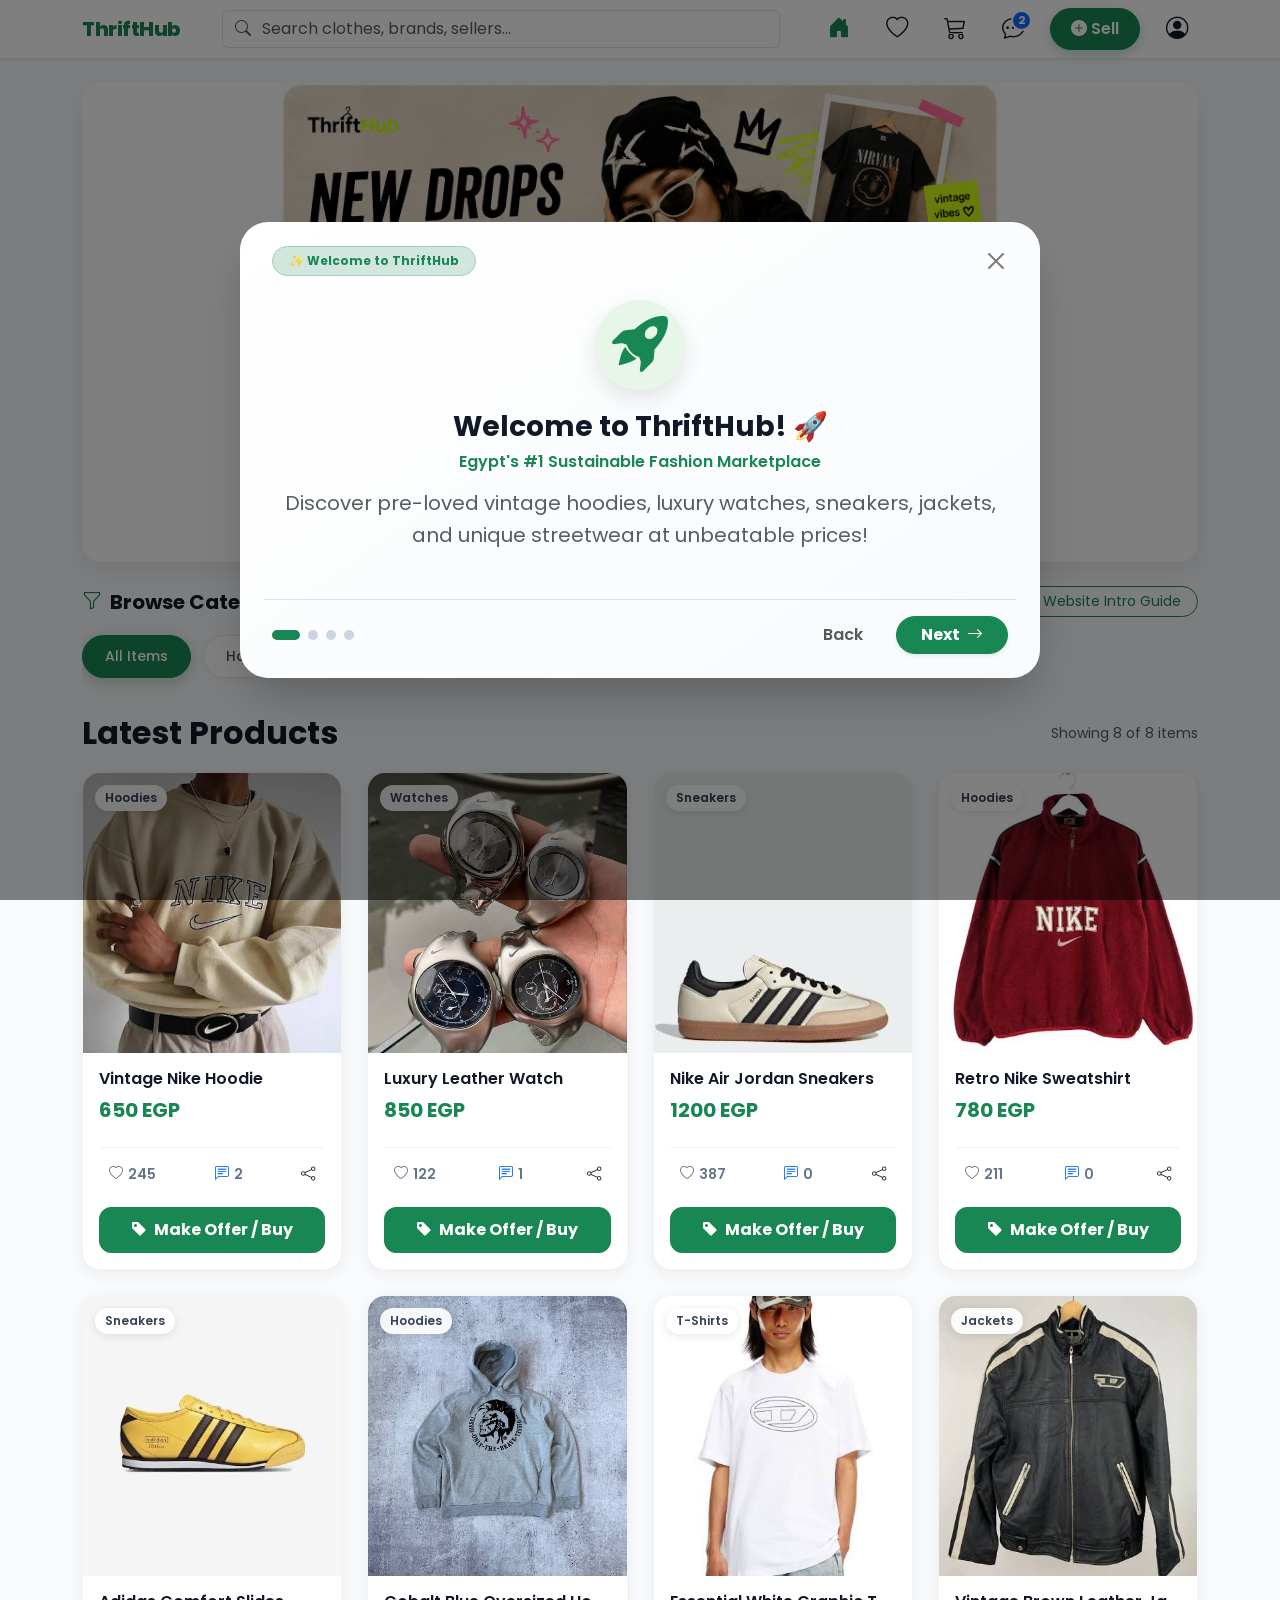
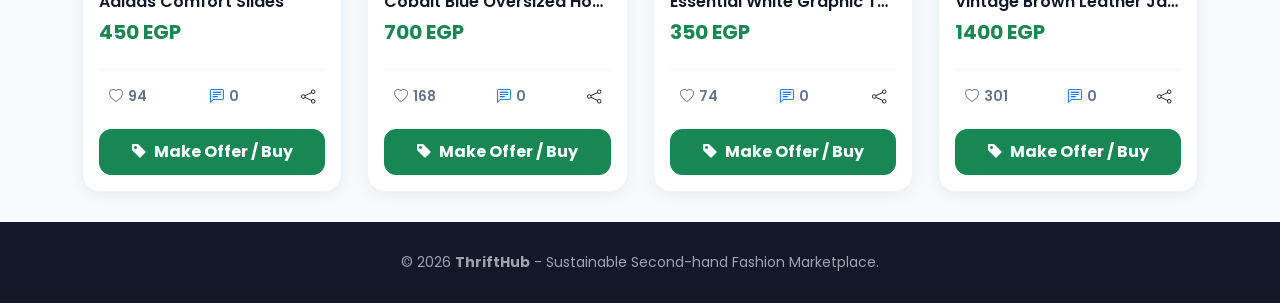
<file: html/index.html>
<!DOCTYPE html>
<html lang="en">
<head>
    <meta charset="UTF-8">
    <meta name="viewport" content="width=device-width, initial-scale=1.0">
    <title>ThriftHub | Sustainable Second-hand Marketplace</title>

    <!-- Bootstrap 5 -->
    <link href="https://cdn.jsdelivr.net/npm/bootstrap@5.3.3/dist/css/bootstrap.min.css" rel="stylesheet">
    <!-- Bootstrap Icons -->
    <link rel="stylesheet" href="https://cdn.jsdelivr.net/npm/bootstrap-icons@1.11.3/font/bootstrap-icons.min.css">
    <!-- CSS -->
    <link rel="stylesheet" href="../css/style.css">
</head>

<body>

<!-- ================= NAVBAR ================= -->
<nav class="navbar navbar-expand-lg bg-white shadow-sm sticky-top mb-4">
    <div class="container">
        <!-- Logo -->
        <a class="navbar-brand text-success me-4" href="index.html">
            ThriftHub
        </a>

        <!-- Live Search Bar -->
        <form class="d-flex mx-auto w-50" onsubmit="event.preventDefault();">
            <div class="input-group">
                <span class="input-group-text bg-white border-end-0">
                    <i class="bi bi-search text-muted"></i>
                </span>
                <input id="searchInput" type="text" class="form-control border-start-0 ps-0" placeholder="Search clothes, brands, sellers...">
            </div>
        </form>

        <!-- Right Navigation Icons -->
        <div class="d-flex align-items-center gap-2 gap-sm-3 ms-auto">
            <a href="index.html" class="nav-icon-link text-success" title="Home">
                <i class="bi bi-house-door-fill"></i>
            </a>

            <a href="favorites.html" class="nav-icon-link" title="Favorites">
                <i class="bi bi-heart"></i>
                <span id="fav-count" class="badge rounded-pill bg-danger badge-counter">0</span>
            </a>

            <a href="cart.html" class="nav-icon-link" title="Cart">
                <i class="bi bi-cart3"></i>
                <span id="cart-count" class="badge rounded-pill bg-success badge-counter">0</span>
            </a>

            <a href="chat.html" class="nav-icon-link" title="Messages / DMs">
                <i class="bi bi-chat-dots"></i>
                <span id="dms-count" class="badge rounded-pill bg-primary badge-counter">2</span>
            </a>

            <a href="sell.html" class="btn btn-success btn-sell-nav d-none d-sm-inline-flex align-items-center gap-1">
                <i class="bi bi-plus-circle-fill"></i> Sell
            </a>

            <a href="profile.html" class="nav-icon-link" title="Profile">
                <i class="bi bi-person-circle"></i>
            </a>
        </div>
    </div>
</nav>

<!-- ================= HERO CAROUSEL ================= -->
<div class="container mb-4">
    <div id="carouselExampleControls" class="carousel slide" data-bs-ride="carousel">
        <div class="carousel-inner rounded-4 overflow-hidden shadow-sm">
            <div class="carousel-item active">
                <img src="../images/products/ha.png" class="d-block w-100" alt="Banner 1">
            </div>
            <div class="carousel-item">
                <img src="../images/products/chatgpt.png" class="d-block w-100" alt="Banner 2">
            </div>
            <div class="carousel-item">
                <img src="../images/products/chatgpt2.png" class="d-block w-100" alt="Banner 3">
            </div>
        </div>
        <button class="carousel-control-prev" type="button" data-bs-target="#carouselExampleControls" data-bs-slide="prev">
            <span class="carousel-control-prev-icon" aria-hidden="true"></span>
            <span class="visually-hidden">Previous</span>
        </button>
        <button class="carousel-control-next" type="button" data-bs-target="#carouselExampleControls" data-bs-slide="next">
            <span class="carousel-control-next-icon" aria-hidden="true"></span>
            <span class="visually-hidden">Next</span>
        </button>
    </div>
</div>

<!-- ================= CATEGORY FILTERS ================= -->
<div class="container mb-3">
    <div class="d-flex align-items-center justify-content-between mb-2">
        <h5 class="fw-bold m-0"><i class="bi bi-funnel text-success me-1"></i> Browse Categories</h5>
        <button class="btn btn-sm btn-outline-success rounded-pill px-3" onclick="startOnboarding(true)">
            <i class="bi bi-stars me-1"></i> Website Intro Guide
        </button>
    </div>
    <div class="categories-container" id="categoriesContainer">
        <button class="cat-btn active" data-category="All">All Items</button>
        <button class="cat-btn" data-category="Hoodies">Hoodies</button>
        <button class="cat-btn" data-category="Sneakers">Sneakers</button>
        <button class="cat-btn" data-category="Watches">Watches</button>
        <button class="cat-btn" data-category="Jackets">Jackets</button>
        <button class="cat-btn" data-category="T-Shirts">T-Shirts</button>
    </div>
</div>

<!-- ================= FEED SECTION ================= -->
<section class="container pt-0">
    <div class="d-flex justify-content-between align-items-center mb-3">
        <h2 class="fw-bold m-0">Latest Products</h2>
        <span class="text-muted small" id="productCountLabel">Showing all products</span>
    </div>

    <!-- Grid Container -->
    <div id="feed" class="products-grid">
        <!-- Rendered dynamically via js/home.js -->
    </div>
</section>

<!-- ================= COOL WELCOME ONBOARDING MODAL ================= -->
<div class="modal fade" id="onboardingModal" tabindex="-1" data-bs-backdrop="static" data-bs-keyboard="false">
    <div class="modal-dialog modal-dialog-centered modal-lg">
        <div class="modal-content onboarding-card border-0 p-3 p-md-4 text-center">
            
            <div class="d-flex justify-content-between align-items-center mb-3 px-2">
                <span class="badge bg-success-subtle text-success border border-success-subtle rounded-pill px-3 py-2 fw-bold">
                    ✨ Welcome to ThriftHub
                </span>
                <button type="button" class="btn-close" data-bs-dismiss="modal" onclick="finishOnboarding()"></button>
            </div>

            <!-- Dynamic Slide Content Area -->
            <div id="onboardingSlideArea" class="py-2">
                <!-- Injected via js/home.js -->
            </div>

            <!-- Dots & Navigation -->
            <div class="d-flex align-items-center justify-content-between mt-4 px-2 pt-3 border-top">
                <div class="d-flex gap-2 align-items-center" id="onboardingDots">
                    <span class="onboarding-step-dot active" onclick="goToOnboardingStep(0)"></span>
                    <span class="onboarding-step-dot" onclick="goToOnboardingStep(1)"></span>
                    <span class="onboarding-step-dot" onclick="goToOnboardingStep(2)"></span>
                    <span class="onboarding-step-dot" onclick="goToOnboardingStep(3)"></span>
                </div>

                <div class="d-flex gap-2">
                    <button id="onboardingPrevBtn" class="btn btn-light rounded-pill px-4 fw-semibold" onclick="prevOnboardingStep()" disabled>
                        Back
                    </button>
                    <button id="onboardingNextBtn" class="btn btn-success rounded-pill px-4 fw-bold shadow-sm" onclick="nextOnboardingStep()">
                        Next <i class="bi bi-arrow-right ms-1"></i>
                    </button>
                </div>
            </div>

        </div>
    </div>
</div>

<!-- ================= COMMENTS BOTTOM SHEET / MODAL ================= -->
<div class="overlay-sheet" id="overlaySheet" onclick="closeCommentsSheet()"></div>

<div class="comments-sheet" id="commentsSheet">
    <div class="comments-header">
        <h5 class="fw-bold m-0"><i class="bi bi-chat-left-text text-success me-2"></i>Comments & Questions</h5>
        <button class="btn-close" onclick="closeCommentsSheet()"></button>
    </div>
    <div class="comments-list" id="sheetCommentsList">
        <!-- Dynamic comments rendered here -->
    </div>
    <form class="comment-input-box" id="sheetCommentForm" onsubmit="handleSheetCommentSubmit(event)">
        <input type="text" id="sheetCommentInput" class="form-control rounded-pill" placeholder="Write a comment..." required>
        <button type="submit" class="btn btn-success rounded-pill px-4 fw-semibold">
            Post
        </button>
    </form>
</div>

<!-- ================= OFFER MODAL ================= -->
<div class="modal fade" id="offerModal" tabindex="-1">
    <div class="modal-dialog modal-dialog-centered">
        <div class="modal-content border-0 rounded-4 shadow-lg">
            <div class="modal-header border-0 pb-0">
                <h4 class="modal-title fw-bold">Make an Offer</h4>
                <button type="button" class="btn-close" data-bs-dismiss="modal"></button>
            </div>
            <div class="modal-body p-4 text-center">
                <img id="offerImage" class="img-fluid rounded-3 mb-3" style="max-height: 180px; object-fit: contain;">
                <h5 id="offerTitle" class="fw-bold"></h5>
                <p class="text-muted mb-1">Listed Price</p>
                <h3 class="text-success fw-bold mb-3" id="originalPrice">650 EGP</h3>
                <hr>
                <label class="fw-bold mb-2">Select Your Offer Price</label>
                <input type="range" id="offerSlider" class="form-range px-3">
                <h2 class="text-center text-primary fw-bold my-3" id="offerValue">650 EGP</h2>
                <hr>
                <div class="d-grid gap-2">
                    <button id="buyNowBtn" class="btn btn-success btn-lg rounded-3 fw-bold">
                        🛒 Buy at Full Price
                    </button>
                    <button id="sendOfferBtn" class="btn btn-warning btn-lg rounded-3 fw-bold text-dark">
                        💰 Send Offer to Seller
                    </button>
                    <button id="chatSellerBtn" class="btn btn-outline-dark btn-lg rounded-3 fw-bold">
                        💬 Chat with Seller
                    </button>
                </div>
            </div>
        </div>
    </div>
</div>

<!-- Footer -->
<footer>
    <div class="container">
        <p class="mb-0">© 2026 <strong>ThriftHub</strong> - Sustainable Second-hand Fashion Marketplace.</p>
    </div>
</footer>

<!-- Bootstrap & App JS -->
<script src="https://cdn.jsdelivr.net/npm/bootstrap@5.3.3/dist/js/bootstrap.bundle.min.js"></script>
<script src="../js/app.js"></script>
<script src="../js/home.js"></script>
</body>
</html>
</file>
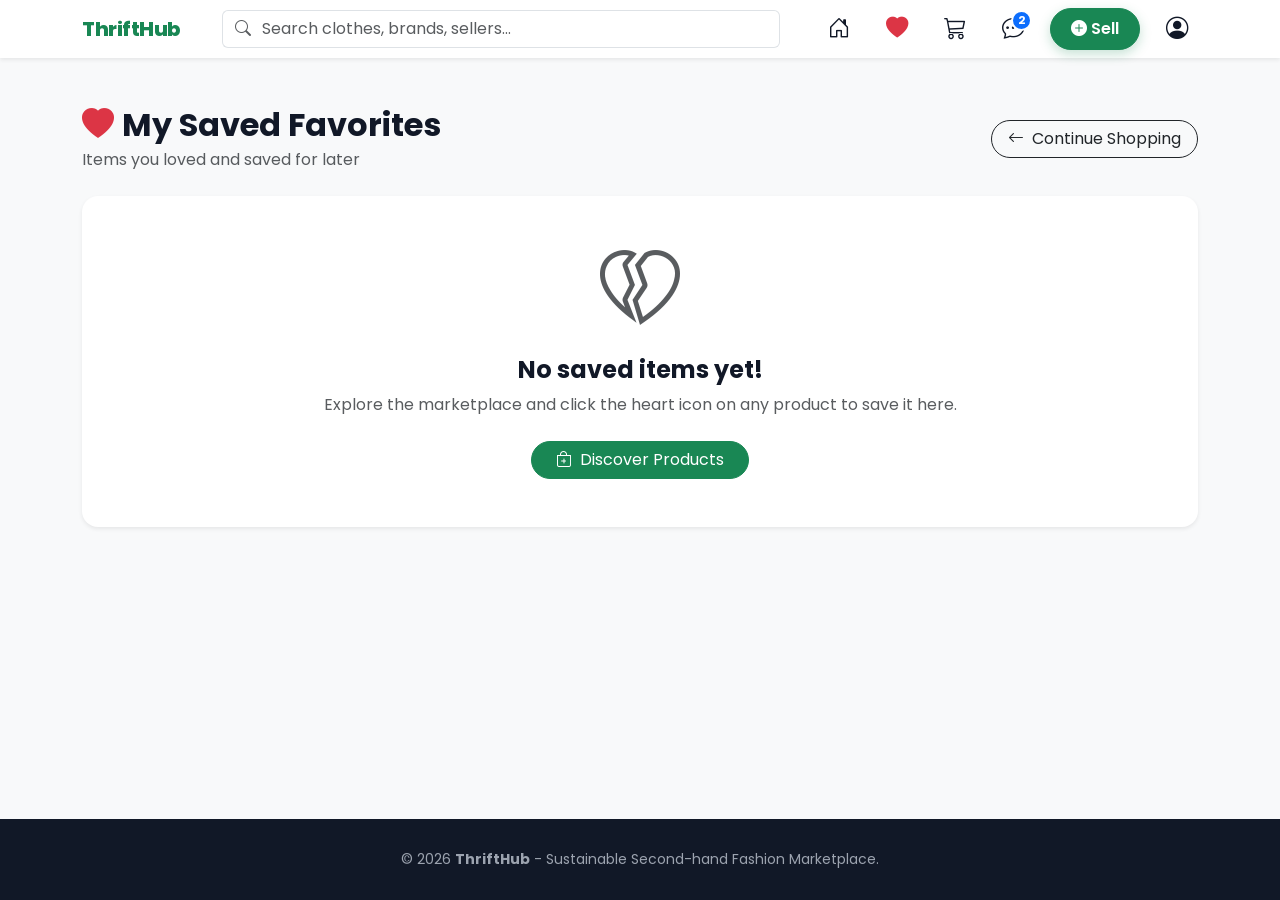
<file: html/favorites.html>
<!DOCTYPE html>
<html lang="en">
<head>
    <meta charset="UTF-8">
    <meta name="viewport" content="width=device-width, initial-scale=1.0">
    <title>My Favorites | ThriftHub</title>

    <!-- Bootstrap 5 -->
    <link href="https://cdn.jsdelivr.net/npm/bootstrap@5.3.3/dist/css/bootstrap.min.css" rel="stylesheet">
    <!-- Bootstrap Icons -->
    <link rel="stylesheet" href="https://cdn.jsdelivr.net/npm/bootstrap-icons@1.11.3/font/bootstrap-icons.min.css">
    <!-- CSS -->
    <link rel="stylesheet" href="../css/style.css">
</head>
<body class="bg-light">

<!-- ================= NAVBAR ================= -->
<nav class="navbar navbar-expand-lg bg-white shadow-sm sticky-top mb-4">
    <div class="container">
        <!-- Logo -->
        <a class="navbar-brand text-success me-4" href="index.html">
            ThriftHub
        </a>

        <!-- Search -->
        <form class="d-none d-md-flex mx-auto w-50" onsubmit="event.preventDefault(); window.location.href='index.html?search=' + encodeURIComponent(this.querySelector('input').value);">
            <div class="input-group">
                <span class="input-group-text bg-white border-end-0">
                    <i class="bi bi-search text-muted"></i>
                </span>
                <input type="text" class="form-control border-start-0 ps-0" placeholder="Search clothes, brands, sellers...">
            </div>
        </form>

        <!-- Navigation Links -->
        <div class="d-flex align-items-center gap-2 gap-sm-3 ms-auto">
            <a href="index.html" class="nav-icon-link" title="Home">
                <i class="bi bi-house-door"></i>
            </a>

            <a href="favorites.html" class="nav-icon-link text-danger" title="Favorites">
                <i class="bi bi-heart-fill"></i>
                <span id="fav-count" class="badge rounded-pill bg-danger badge-counter">0</span>
            </a>

            <a href="cart.html" class="nav-icon-link" title="Cart">
                <i class="bi bi-cart3"></i>
                <span id="cart-count" class="badge rounded-pill bg-success badge-counter">0</span>
            </a>

            <a href="chat.html" class="nav-icon-link" title="Messages / DMs">
                <i class="bi bi-chat-dots"></i>
                <span id="dms-count" class="badge rounded-pill bg-primary badge-counter">2</span>
            </a>

            <a href="sell.html" class="btn btn-success btn-sell-nav d-none d-sm-inline-flex align-items-center gap-1">
                <i class="bi bi-plus-circle-fill"></i> Sell
            </a>

            <a href="profile.html" class="nav-icon-link" title="Profile">
                <i class="bi bi-person-circle"></i>
            </a>
        </div>
    </div>
</nav>

<!-- ================= MAIN CONTAINER ================= -->
<div class="container py-4">
    <div class="d-flex justify-content-between align-items-center mb-4">
        <div>
            <h2 class="fw-bold m-0"><i class="bi bi-heart-fill text-danger me-2"></i>My Saved Favorites</h2>
            <p class="text-muted m-0 mt-1">Items you loved and saved for later</p>
        </div>
        <a href="index.html" class="btn btn-outline-dark rounded-pill px-3">
            <i class="bi bi-arrow-left me-1"></i> Continue Shopping
        </a>
    </div>

    <!-- Empty State -->
    <div id="empty-state" class="text-center py-5 d-none bg-white rounded-4 shadow-sm p-4">
        <i class="bi bi-heartbreak text-muted display-1"></i>
        <h4 class="mt-3 fw-bold">No saved items yet!</h4>
        <p class="text-muted">Explore the marketplace and click the heart icon on any product to save it here.</p>
        <a href="index.html" class="btn btn-success rounded-pill px-4 mt-2">
            <i class="bi bi-bag-plus me-1"></i> Discover Products
        </a>
    </div>

    <!-- Products Grid -->
    <div id="favorites-grid" class="products-grid">
        <!-- Rendered dynamically via js/favorites.js -->
    </div>
</div>

<!-- Footer -->
<footer>
    <div class="container">
        <p class="mb-0">© 2026 <strong>ThriftHub</strong> - Sustainable Second-hand Fashion Marketplace.</p>
    </div>
</footer>

<!-- JS Scripts -->
<script src="https://cdn.jsdelivr.net/npm/bootstrap@5.3.3/dist/js/bootstrap.bundle.min.js"></script>
<script src="../js/app.js"></script>
<script src="../js/favorites.js"></script>
</body>
</html>
</file>
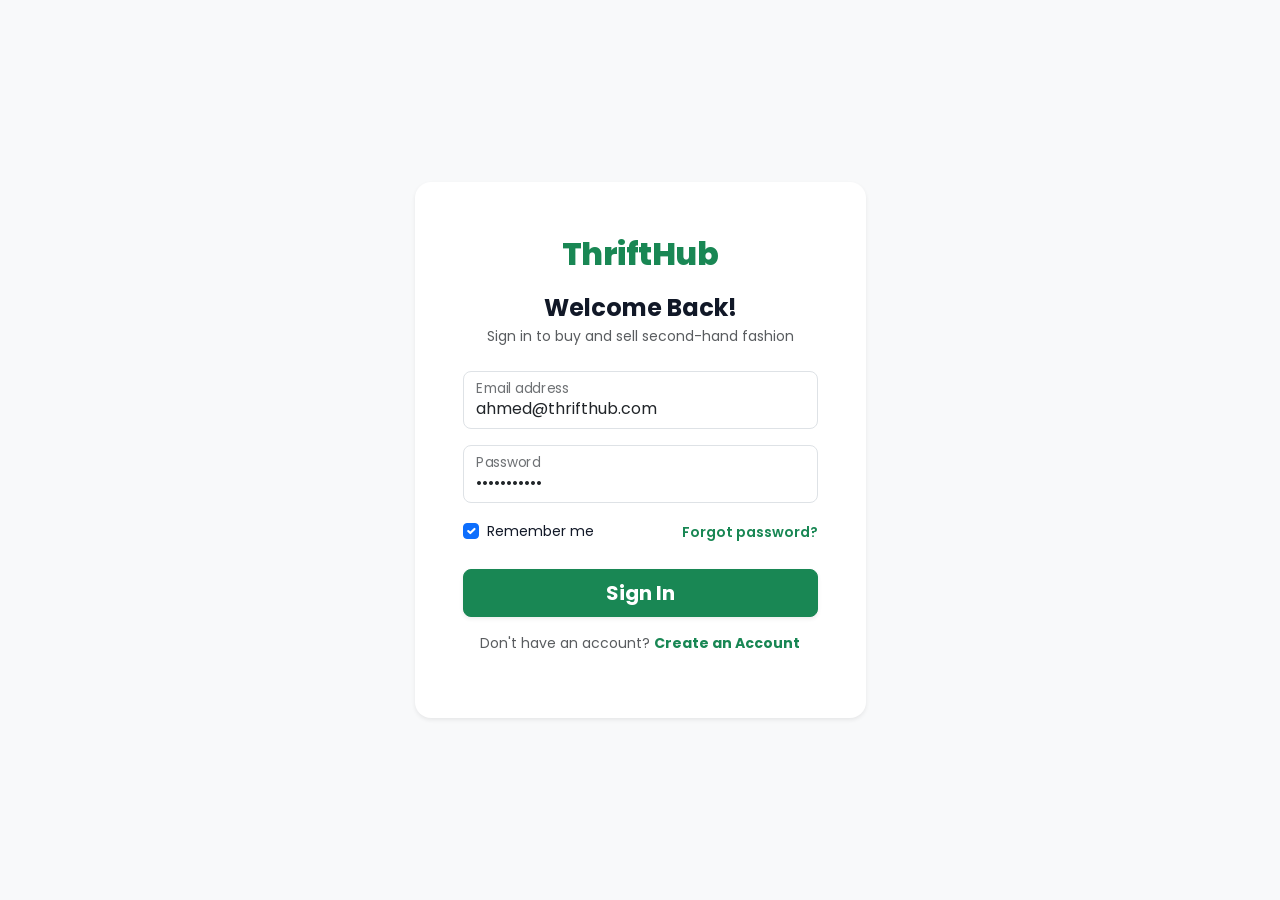
<file: html/login.html>
<!DOCTYPE html>
<html lang="en">
<head>
    <meta charset="UTF-8">
    <meta name="viewport" content="width=device-width, initial-scale=1.0">
    <title>Login | ThriftHub</title>

    <!-- Bootstrap 5 -->
    <link href="https://cdn.jsdelivr.net/npm/bootstrap@5.3.3/dist/css/bootstrap.min.css" rel="stylesheet">
    <!-- Bootstrap Icons -->
    <link rel="stylesheet" href="https://cdn.jsdelivr.net/npm/bootstrap-icons@1.11.3/font/bootstrap-icons.min.css">
    <!-- CSS -->
    <link rel="stylesheet" href="../css/style.css">
</head>
<body class="bg-light d-flex flex-column min-vh-100 justify-content-center">

<div class="container py-5">
    <div class="row justify-content-center">
        <div class="col-md-6 col-lg-5">
            <div class="bg-white p-4 p-sm-5 rounded-4 shadow-sm text-center">
                <a href="index.html" class="navbar-brand text-success fs-2 fw-bold d-block mb-3">
                    ThriftHub
                </a>
                <h4 class="fw-bold mb-1">Welcome Back!</h4>
                <p class="text-muted small mb-4">Sign in to buy and sell second-hand fashion</p>

                <form onsubmit="event.preventDefault(); alert('Signed in successfully!'); window.location.href='index.html';">
                    <div class="form-floating mb-3 text-start">
                        <input type="email" class="form-control rounded-3" id="emailInput" placeholder="name@example.com" value="ahmed@thrifthub.com" required>
                        <label for="emailInput">Email address</label>
                    </div>

                    <div class="form-floating mb-3 text-start">
                        <input type="password" class="form-control rounded-3" id="passwordInput" placeholder="Password" value="password123" required>
                        <label for="passwordInput">Password</label>
                    </div>

                    <div class="d-flex justify-content-between align-items-center mb-4">
                        <div class="form-check text-start">
                            <input class="form-check-input" type="checkbox" id="rememberMe" checked>
                            <label class="form-check-label small" for="rememberMe">Remember me</label>
                        </div>
                        <a href="#" class="text-success small fw-semibold">Forgot password?</a>
                    </div>

                    <button type="submit" class="btn btn-success btn-lg w-100 rounded-3 fw-bold mb-3 shadow-sm">
                        Sign In
                    </button>
                </form>

                <p class="text-muted small">
                    Don't have an account? <a href="register.html" class="text-success fw-bold">Create an Account</a>
                </p>
            </div>
        </div>
    </div>
</div>

<script src="../js/app.js"></script>
</body>
</html>
</file>
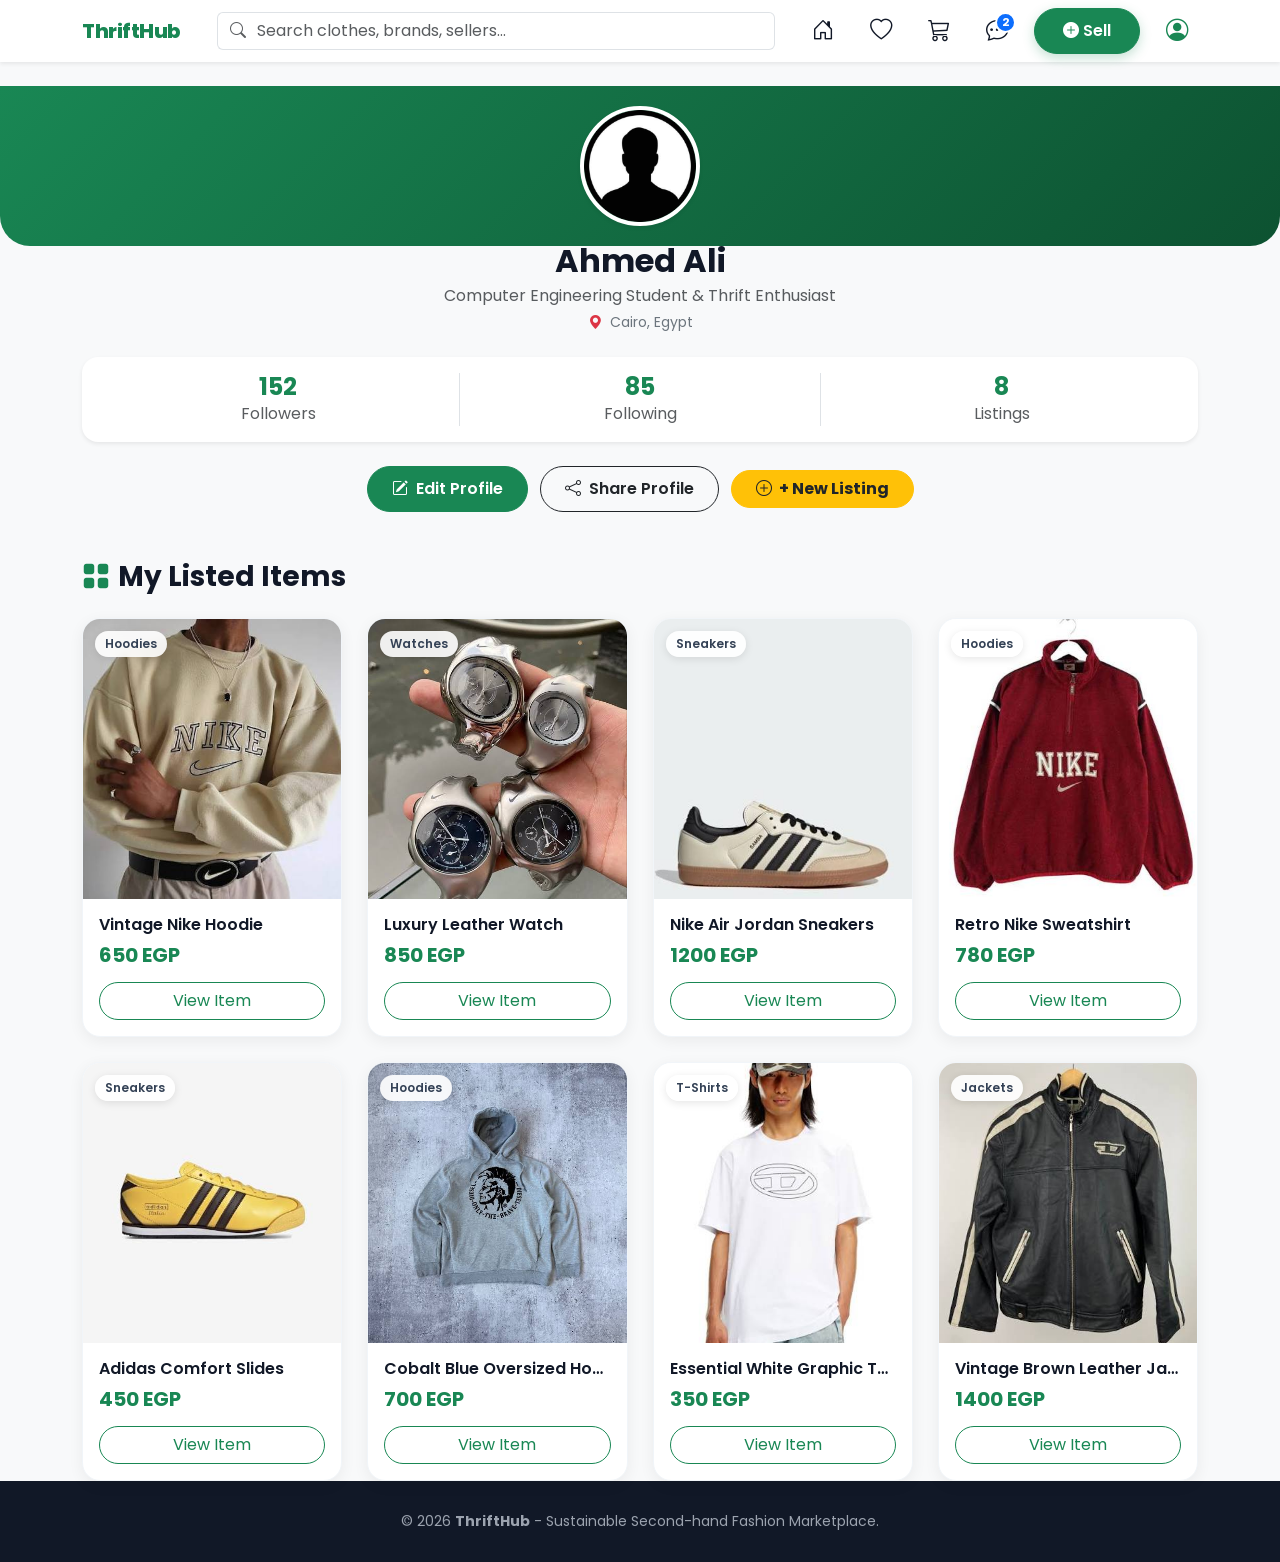
<file: html/profile.html>
<!DOCTYPE html>
<html lang="en">
<head>
    <meta charset="UTF-8">
    <meta name="viewport" content="width=device-width, initial-scale=1.0">
    <title>My Profile | ThriftHub</title>

    <!-- Bootstrap 5 -->
    <link href="https://cdn.jsdelivr.net/npm/bootstrap@5.3.3/dist/css/bootstrap.min.css" rel="stylesheet">
    <!-- Bootstrap Icons -->
    <link rel="stylesheet" href="https://cdn.jsdelivr.net/npm/bootstrap-icons@1.11.3/font/bootstrap-icons.min.css">
    <!-- CSS -->
    <link rel="stylesheet" href="../css/style.css">
    <link rel="stylesheet" href="../css/profile.css">
</head>
<body class="bg-light">

<!-- ================= NAVBAR ================= -->
<nav class="navbar navbar-expand-lg bg-white shadow-sm sticky-top mb-4">
    <div class="container">
        <!-- Logo -->
        <a class="navbar-brand text-success me-4" href="index.html">
            ThriftHub
        </a>

        <!-- Search -->
        <form class="d-none d-md-flex mx-auto w-50" onsubmit="event.preventDefault(); window.location.href='index.html?search=' + encodeURIComponent(this.querySelector('input').value);">
            <div class="input-group">
                <span class="input-group-text bg-white border-end-0">
                    <i class="bi bi-search text-muted"></i>
                </span>
                <input type="text" class="form-control border-start-0 ps-0" placeholder="Search clothes, brands, sellers...">
            </div>
        </form>

        <!-- Right Icons -->
        <div class="d-flex align-items-center gap-2 gap-sm-3 ms-auto">
            <a href="index.html" class="nav-icon-link" title="Home">
                <i class="bi bi-house-door"></i>
            </a>

            <a href="favorites.html" class="nav-icon-link" title="Favorites">
                <i class="bi bi-heart"></i>
                <span id="fav-count" class="badge rounded-pill bg-danger badge-counter">0</span>
            </a>

            <a href="cart.html" class="nav-icon-link" title="Cart">
                <i class="bi bi-cart3"></i>
                <span id="cart-count" class="badge rounded-pill bg-success badge-counter">0</span>
            </a>

            <a href="chat.html" class="nav-icon-link" title="Messages / DMs">
                <i class="bi bi-chat-dots"></i>
                <span id="dms-count" class="badge rounded-pill bg-primary badge-counter">2</span>
            </a>

            <a href="sell.html" class="btn btn-success btn-sell-nav d-none d-sm-inline-flex align-items-center gap-1">
                <i class="bi bi-plus-circle-fill"></i> Sell
            </a>

            <a href="profile.html" class="nav-icon-link text-success" title="Profile">
                <i class="bi bi-person-circle"></i>
            </a>
        </div>
    </div>
</nav>

<!-- COVER PHOTO -->
<div class="cover-photo bg-success" style="height: 160px; background: linear-gradient(135deg, #198754, #0d5231);"></div>

<!-- PROFILE CONTAINER -->
<div class="container" style="margin-top: -60px;">
    <div class="text-center mb-4">
        <img id="profile-avatar" src="../images/uesrs/user1.jfif" class="profile-image shadow-sm border border-4 border-white rounded-circle" style="width: 120px; height: 120px; object-fit: cover;">
        <h2 id="profile-name" class="mt-3 fw-bold m-0">Ahmed Ali</h2>
        <p id="profile-bio" class="text-muted m-0 mt-1">Computer Engineering Student & Thrift Enthusiast</p>
        <p class="text-secondary small mt-1"><i class="bi bi-geo-alt-fill text-danger me-1"></i> Cairo, Egypt</p>
    </div>

    <!-- STATS -->
    <div class="row text-center bg-white p-3 rounded-4 shadow-sm mb-4 max-w-md mx-auto">
        <div class="col">
            <h4 class="fw-bold m-0 text-success">152</h4>
            <p class="text-muted small m-0">Followers</p>
        </div>
        <div class="col border-start border-end">
            <h4 class="fw-bold m-0 text-success">85</h4>
            <p class="text-muted small m-0">Following</p>
        </div>
        <div class="col">
            <h4 id="my-listings-count" class="fw-bold m-0 text-success">8</h4>
            <p class="text-muted small m-0">Listings</p>
        </div>
    </div>

    <!-- BUTTONS -->
    <div class="text-center mb-5">
        <button class="btn btn-success px-4 rounded-pill fw-semibold me-2" data-bs-toggle="modal" data-bs-target="#editProfileModal">
            <i class="bi bi-pencil-square me-1"></i> Edit Profile
        </button>
        <button class="btn btn-outline-dark px-4 rounded-pill fw-semibold" onclick="navigator.clipboard.writeText(window.location.href); alert('Profile link copied to clipboard!');">
            <i class="bi bi-share me-1"></i> Share Profile
        </button>
        <a href="sell.html" class="btn btn-warning px-4 rounded-pill fw-bold text-dark ms-2">
            <i class="bi bi-plus-circle me-1"></i> + New Listing
        </a>
    </div>

    <!-- MY LISTINGS -->
    <h3 class="fw-bold mb-4"><i class="bi bi-grid-fill text-success me-2"></i>My Listed Items</h3>
    <div id="profile-listings-grid" class="products-grid">
        <!-- Rendered dynamically -->
    </div>
</div>

<!-- EDIT PROFILE MODAL -->
<div class="modal fade" id="editProfileModal" tabindex="-1">
    <div class="modal-dialog modal-dialog-centered">
        <div class="modal-content border-0 rounded-4">
            <div class="modal-header border-0 pb-0">
                <h4 class="modal-title fw-bold">Edit Profile</h4>
                <button type="button" class="btn-close" data-bs-dismiss="modal"></button>
            </div>
            <div class="modal-body p-4">
                <form id="edit-profile-form">
                    <div class="mb-3">
                        <label class="form-label fw-semibold">Display Name</label>
                        <input type="text" id="edit-name" class="form-control rounded-3" value="Ahmed Ali" required>
                    </div>
                    <div class="mb-3">
                        <label class="form-label fw-semibold">Bio / Tagline</label>
                        <input type="text" id="edit-bio" class="form-control rounded-3" value="Computer Engineering Student & Thrift Enthusiast" required>
                    </div>
                    <div class="d-grid mt-4">
                        <button type="submit" class="btn btn-success btn-lg rounded-3 fw-bold">
                            Save Changes
                        </button>
                    </div>
                </form>
            </div>
        </div>
    </div>
</div>

<!-- Footer -->
<footer>
    <div class="container">
        <p class="mb-0">© 2026 <strong>ThriftHub</strong> - Sustainable Second-hand Fashion Marketplace.</p>
    </div>
</footer>

<!-- JS -->
<script src="https://cdn.jsdelivr.net/npm/bootstrap@5.3.3/dist/js/bootstrap.bundle.min.js"></script>
<script src="../js/app.js"></script>
<script>
    document.addEventListener("DOMContentLoaded", () => {
        const products = getProducts();
        const grid = document.getElementById("profile-listings-grid");
        const countSpan = document.getElementById("my-listings-count");

        if (countSpan) countSpan.innerText = products.length;

        grid.innerHTML = "";
        products.forEach(product => {
            grid.innerHTML += `
                <div class="product-card" onclick="window.location.href='product.html?id=${product.id}'">
                    <div class="img-wrapper">
                        <img src="${product.image}" alt="${product.title}">
                        <span class="badge-category">${product.category}</span>
                    </div>
                    <div class="product-info">
                        <h5>${product.title}</h5>
                        <p class="price">${product.price} EGP</p>
                        <button class="btn btn-outline-success w-100 rounded-pill mt-auto">View Item</button>
                    </div>
                </div>
            `;
        });

        // Edit Profile Form
        const form = document.getElementById("edit-profile-form");
        form.onsubmit = (e) => {
            e.preventDefault();
            const newName = document.getElementById("edit-name").value;
            const newBio = document.getElementById("edit-bio").value;

            document.getElementById("profile-name").innerText = newName;
            document.getElementById("profile-bio").innerText = newBio;

            bootstrap.Modal.getInstance(document.getElementById("editProfileModal")).hide();
            alert("Profile updated successfully!");
        };
    });
</script>
</body>
</html>
</file>
<file: css/style.css>
/* ===========================
   GOOGLE FONT
=========================== */

@import url('https://fonts.googleapis.com/css2?family=Poppins:wght@300;400;500;600;700;800&display=swap');

/* ===========================
   ROOT VARIABLES
=========================== */

:root{
    --primary:#198754;
    --primary-dark:#146c43;
    --secondary:#64748b;
    --background:#f8fafc;
    --white:#ffffff;
    --dark:#111827;
    --light:#f1f5f9;

    --danger:#ef4444;
    --success:#22c55e;
    --warning:#f59e0b;

    --shadow:0 8px 25px rgba(0,0,0,.08);
    --radius:18px;
}

/* ===========================
   RESET & BASE
=========================== */

*{
    margin:0;
    padding:0;
    box-sizing:border-box;
}

html{
    scroll-behavior:smooth;
}

body{
    background:var(--background);
    font-family:"Poppins", sans-serif;
    color:var(--dark);
    display: flex;
    flex-direction: column;
    min-height: 100vh;
}

a{
    text-decoration:none;
    color:inherit;
}

section{
    padding-top:30px;
    padding-bottom:30px;
}

.section-title{
    font-weight:700;
    margin-bottom:25px;
    font-size:28px;
}

/* ===========================
   NAVBAR & BADGES
=========================== */

.navbar-brand{
    font-weight:800!important;
    letter-spacing:-0.5px;
}

.nav-icon-link{
    position:relative;
    color:var(--dark);
    font-size:1.4rem;
    transition:transform 0.2s, color 0.2s;
    display:inline-flex;
    align-items:center;
    justify-content:center;
    width:42px;
    height:42px;
    border-radius:50%;
}

.nav-icon-link:hover{
    color:var(--primary);
    background-color:#e8f5e9;
    transform:translateY(-2px);
}

.nav-icon-link .badge-counter{
    position:absolute;
    top:2px;
    right:2px;
    font-size:0.7rem;
    padding:0.25em 0.45em;
    border:2px solid #fff;
}

.btn-sell-nav{
    font-weight:600;
    border-radius:30px;
    padding:8px 20px;
    box-shadow:0 4px 12px rgba(25, 135, 84, 0.25);
    transition:all 0.3s ease;
}

.btn-sell-nav:hover{
    transform:translateY(-2px);
    box-shadow:0 6px 18px rgba(25, 135, 84, 0.35);
}

/* ===========================
   CAROUSEL
=========================== */

.carousel{
    border-radius:20px;
    overflow:hidden;
    box-shadow:var(--shadow);
    background:#ffffff;
}

.carousel-item{
    text-align:center;
    background:#ffffff;
}

.carousel-item img{
    width:100%;
    height:auto;
    max-height:480px;
    object-fit:contain;
}

/* ===========================
   CATEGORY FILTERS
=========================== */

.categories-container{
    display:flex;
    gap:12px;
    overflow-x:auto;
    padding:10px 0 20px 0;
    scrollbar-width:none;
}

.categories-container::-webkit-scrollbar{
    display:none;
}

.cat-btn{
    border:1px solid #e2e8f0;
    background:#ffffff;
    padding:10px 22px;
    border-radius:50px;
    font-weight:500;
    font-size:14px;
    white-space:nowrap;
    cursor:pointer;
    transition:all 0.25s ease;
    color:#475569;
    box-shadow:0 2px 6px rgba(0,0,0,0.03);
}

.cat-btn:hover, .cat-btn.active{
    background:var(--primary);
    color:#ffffff;
    border-color:var(--primary);
    box-shadow:0 4px 14px rgba(25, 135, 84, 0.3);
}

/* ===========================
   PRODUCT FEED & CARDS
=========================== */

.products-grid{
    display:grid;
    grid-template-columns:repeat(auto-fill, minmax(260px, 1fr));
    gap:25px;
    margin-top:20px;
}

.product-card{
    background:white;
    border-radius:18px;
    overflow:hidden;
    transition:transform 0.3s ease, box-shadow 0.3s ease;
    cursor:pointer;
    box-shadow:0 4px 15px rgba(0,0,0,.06);
    border:1px solid #f1f5f9;
    display:flex;
    flex-direction:column;
    position:relative;
}

.product-card:hover{
    transform:translateY(-6px);
    box-shadow:0 12px 30px rgba(0,0,0,.12);
}

.product-card .img-wrapper{
    position:relative;
    width:100%;
    height:280px;
    overflow:hidden;
    background-color:#f1f5f9;
}

.product-card .img-wrapper img{
    width:100%;
    height:100%;
    object-fit:cover;
    transition:transform 0.4s ease;
}

.product-card:hover .img-wrapper img{
    transform:scale(1.05);
}

.product-card .badge-category{
    position:absolute;
    top:12px;
    left:12px;
    background:rgba(255,255,255,0.9);
    backdrop-filter:blur(4px);
    color:#334155;
    font-weight:600;
    font-size:0.75rem;
    padding:4px 10px;
    border-radius:20px;
    box-shadow:0 2px 8px rgba(0,0,0,0.1);
}

.product-info{
    padding:16px;
    display:flex;
    flex-direction:column;
    flex-grow:1;
}

.product-info h5{
    font-size:16px;
    font-weight:600;
    margin-bottom:6px;
    color:var(--dark);
    white-space:nowrap;
    overflow:hidden;
    text-overflow:ellipsis;
}

.product-info .price{
    color:var(--primary);
    font-size:20px;
    font-weight:700;
    margin-bottom:12px;
}

.action-icons{
    display:flex;
    align-items:center;
    justify-content:space-between;
    margin:10px 0 16px 0;
    padding-top:10px;
    border-top:1px solid #f1f5f9;
}

.action-icon-btn{
    background:none;
    border:none;
    font-size:14px;
    font-weight:600;
    color:#64748b;
    cursor:pointer;
    display:flex;
    align-items:center;
    gap:5px;
    padding:6px 10px;
    border-radius:20px;
    transition:all 0.2s ease;
}

.action-icon-btn:hover{
    background:#f1f5f9;
    color:var(--dark);
}

.action-icon-btn.liked{
    color:#ef4444;
}

.action-icon-btn.liked i{
    color:#ef4444;
}

.add-cart{
    width:100%;
    border-radius:12px;
    font-weight:600;
    padding:10px;
}

/* ===========================
   COMMENTS BOTTOM SHEET & MODAL
=========================== */

.overlay-sheet{
    position:fixed;
    inset:0;
    background:rgba(0,0,0,.5);
    opacity:0;
    visibility:hidden;
    transition:all .3s ease;
    z-index:1040;
}

.overlay-sheet.active{
    opacity:1;
    visibility:visible;
}

.comments-sheet{
    position:fixed;
    right:0;
    bottom:-100%;
    left:0;
    margin:0 auto;
    max-width:600px;
    height:70vh;
    background:white;
    border-radius:24px 24px 0 0;
    transition:bottom .35s cubic-bezier(0.16, 1, 0.3, 1);
    display:flex;
    flex-direction:column;
    z-index:1050;
    box-shadow:0 -10px 40px rgba(0,0,0,0.2);
}

.comments-sheet.active{
    bottom:0;
}

.comments-header{
    display:flex;
    justify-content:space-between;
    align-items:center;
    padding:16px 20px;
    border-bottom:1px solid #f1f5f9;
}

.comments-list{
    flex:1;
    overflow-y:auto;
    padding:20px;
}

.comment-item{
    display:flex;
    gap:12px;
    margin-bottom:16px;
}

.comment-item img{
    width:38px;
    height:38px;
    border-radius:50%;
    object-fit:cover;
}

.comment-bubble{
    background:#f8fafc;
    border:1px solid #e2e8f0;
    padding:10px 14px;
    border-radius:16px;
    flex:1;
}

.comment-bubble h6{
    margin:0 0 4px 0;
    font-size:13px;
    font-weight:600;
}

.comment-bubble p{
    margin:0;
    font-size:14px;
    color:#334155;
}

.comment-input-box{
    display:flex;
    gap:10px;
    padding:16px 20px;
    border-top:1px solid #f1f5f9;
    background:#ffffff;
}

/* ===========================
   COOL ONBOARDING MODAL
=========================== */

.onboarding-card{
    border-radius:28px!important;
    overflow:hidden;
    background:linear-gradient(145deg, #ffffff, #f8fafc);
    border:1px solid rgba(255,255,255,0.8);
    box-shadow:0 25px 50px -12px rgba(0, 0, 0, 0.25)!important;
}

.onboarding-icon-circle{
    width:90px;
    height:90px;
    border-radius:50%;
    display:inline-flex;
    align-items:center;
    justify-content:center;
    margin-bottom:20px;
    box-shadow:0 10px 25px rgba(0,0,0,0.1);
}

.onboarding-step-dot{
    width:10px;
    height:10px;
    border-radius:50%;
    background:#cbd5e1;
    display:inline-block;
    transition:all 0.3s ease;
    cursor:pointer;
}

.onboarding-step-dot.active{
    width:28px;
    border-radius:12px;
    background:var(--primary);
}

/* ===========================
   FOOTER
=========================== */

footer{
    margin-top:auto;
    background:#111827;
    color:#9ca3af;
    text-align:center;
    padding:30px 15px;
    font-size:14px;
}

footer a{
    color:white;
    font-weight:600;
}

/* Responsive */

@media(max-width:768px){
    .products-grid{
        grid-template-columns:repeat(2, 1fr);
        gap:15px;
    }
    .carousel-item img{
        max-height:280px;
        height:auto;
        object-fit:contain;
    }
}

@media(max-width:480px){
    .products-grid{
        grid-template-columns:1fr;
    }
}
</file>
<file: css/profile.css>
/* ===========================
   COVER
=========================== */

.cover-photo{
    width:100%;
    height:280px;
    background:linear-gradient(135deg,#16a34a,#4ade80);
    border-bottom-left-radius:30px;
    border-bottom-right-radius:30px;
}

/* ===========================
   PROFILE IMAGE
=========================== */

.profile-image{
    width:160px;
    height:160px;
    object-fit:cover;
    border-radius:50%;
    border:6px solid white;
    margin-top:-80px;
    background:white;
    box-shadow:0 10px 25px rgba(0,0,0,.15);
}

/* ===========================
   PROFILE TEXT
=========================== */

h2{
    font-weight:700;
}

.text-muted{
    font-size:16px;
}

/* ===========================
   STATS
=========================== */

.row.text-center h4{
    font-weight:bold;
    color:#16a34a;
}

.row.text-center p{
    color:#666;
}

/* ===========================
   BUTTONS
=========================== */

.btn-success{
    border-radius:30px;
    padding:10px 28px;
}

.btn-outline-dark{
    border-radius:30px;
    padding:10px 28px;
}

/* ===========================
   ABOUT CARD
=========================== */

.card{
    border:none;
    border-radius:20px;
    box-shadow:0 8px 20px rgba(0,0,0,.08);
}

/* ===========================
   LISTINGS
=========================== */

.listing-card{

    overflow:hidden;

    transition:.3s;

    cursor:pointer;

    border-radius:18px;

}

.listing-card:hover{

    transform:translateY(-8px);

    box-shadow:0 18px 35px rgba(0,0,0,.15);

}

.listing-card img{

    width:100%;

    height:260px;

    object-fit:cover;

}

.listing-card .card-body{

    text-align:center;

}

.listing-card h6{

    font-weight:600;

}

.listing-card h5{

    font-weight:bold;

}

/* ===========================
   RESPONSIVE
=========================== */

@media(max-width:992px){

.profile-image{

width:140px;
height:140px;

}

.cover-photo{

height:220px;

}

}

@media(max-width:768px){

.profile-image{

width:120px;
height:120px;
margin-top:-60px;

}

.cover-photo{

height:180px;

}

}
</file>
